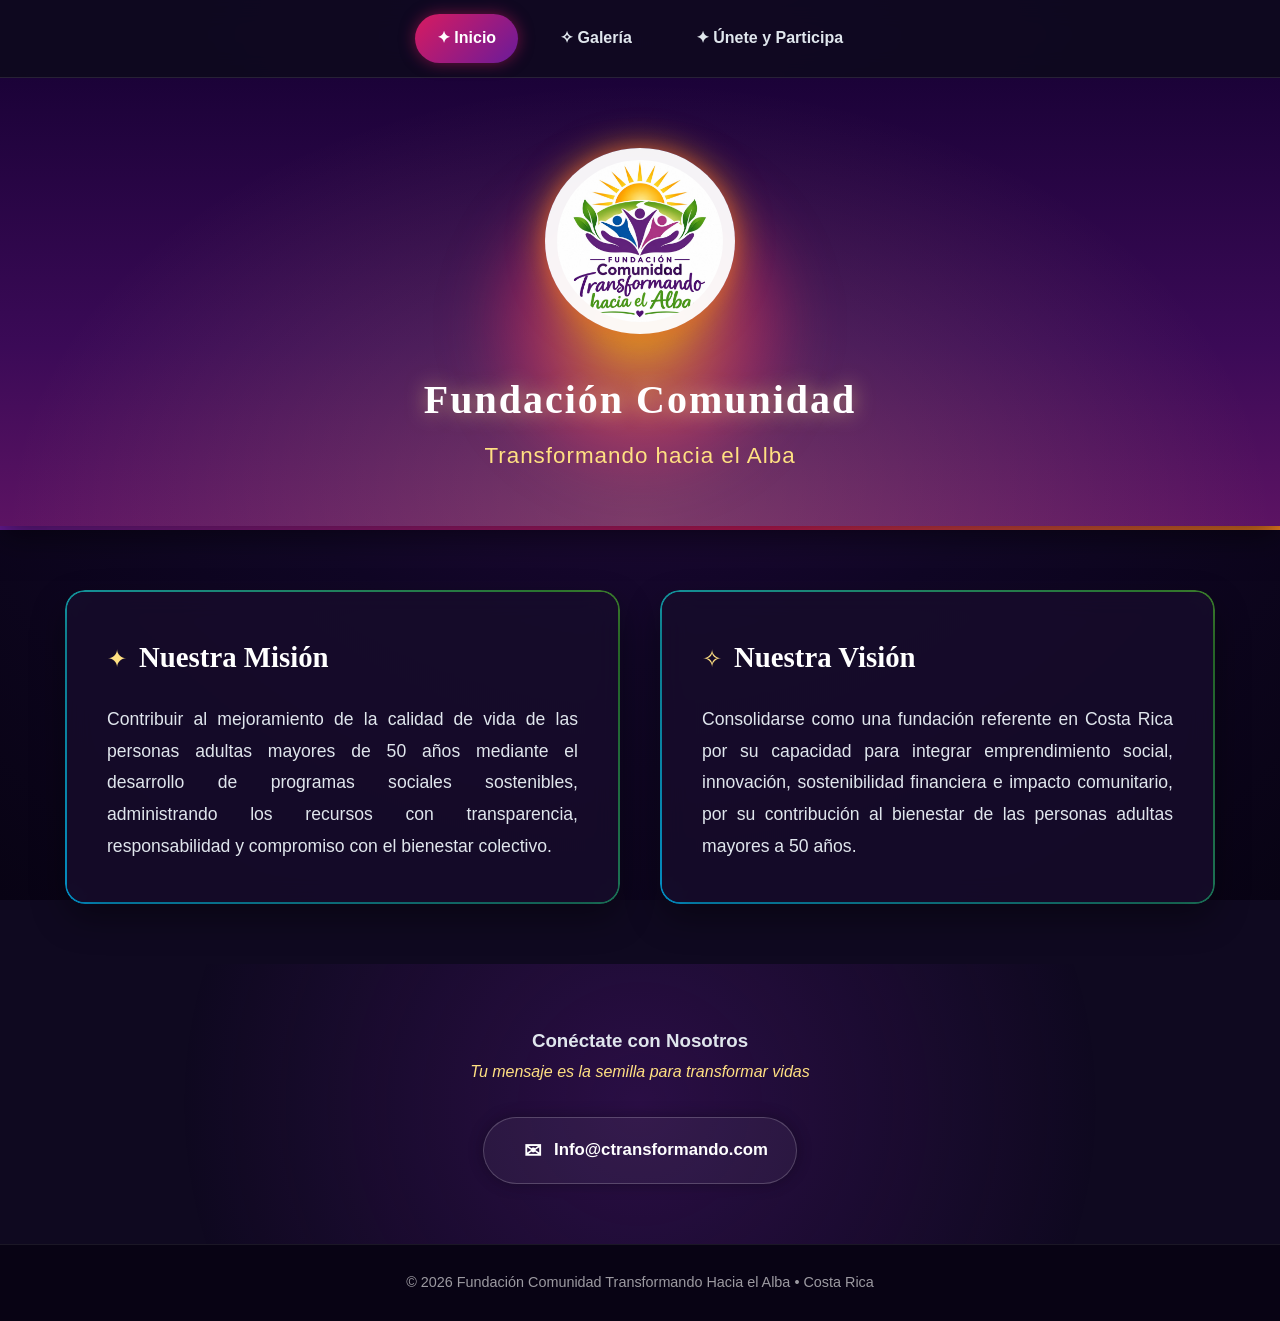
<file: fundacion/index.html>
<!DOCTYPE html>
<html lang="es">
<head>
    <meta charset="UTF-8">
    <meta name="viewport" content="width=device-width, initial-scale=1.0">

    <meta http-equiv="Content-Security-Policy" content="default-src 'self'; img-src 'self' data:; style-src 'self' 'unsafe-inline' https://fonts.googleapis.com; font-src 'self' https://fonts.gstatic.com;">
    <meta http-equiv="X-Content-Type-Options" content="nosniff">
    <meta name="referrer" content="strict-origin-when-cross-origin">

    <title>Fundación Comunidad Transformando Hacia el Alba</title>


    <link rel="preconnect" href="https://fonts.googleapis.com">
    <link rel="preconnect" href="https://fonts.gstatic.com" crossorigin>
    <link href="https://fonts.googleapis.com/css2?family=Cinzel:wght@600&family=Plus+Jakarta+Sans:wght@300;400;600;700&display=swap" rel="stylesheet">

    <link rel="stylesheet" href="style.css">
</head>
<body>

   <nav class="nav-bar">
        <div class="container nav-container">
            <a href="index.html" class="nav-link active">✦ Inicio</a>
            <a href="galeria.html" class="nav-link">✧ Galería</a>
            <a href="participa.html" class="nav-link">✦ Únete y Participa</a>
        </div>
    </nav>
    
    <div class="ambient-bg"></div>


    <header class="header-alba">

        <div class="alba-sun-glow"></div>
        <div class="alba-light-rays"></div>

        <div class="container header-content">
            <div class="logo-wrapper">
                <div class="logo-aura"></div>
                <img src="alba.png.jpeg" alt="Logo Fundación Comunidad Transformando Hacia el Alba" class="logo">
            </div>
            
            <div class="header-text">
                <h1 class="glow-text">Fundación Comunidad</h1>
                <h2 class="sub-title">Transformando hacia el Alba</h2>
            </div>
        </div>
    </header>


    <div class="gold-energy-bar"></div>

    <main class="container main-content">
        <div class="grid-nosotros">
            
            <!-- TARJETA MISIÓN -->
            <article class="card card-mision rgb-card">
                <div class="card-inner">
                    <div class="card-header">
                        <span class="spiritual-symbol">✦</span>
                        <h3>Nuestra Misión</h3>
                    </div>
                    <p>
                        Contribuir al mejoramiento de la calidad de vida de las personas adultas mayores de 50 años mediante el desarrollo de programas sociales sostenibles, administrando los recursos con transparencia, responsabilidad y compromiso con el bienestar colectivo.
                    </p>
                </div>
            </article>

            <article class="card card-vision rgb-card">
                <div class="card-inner">
                    <div class="card-header">
                        <span class="spiritual-symbol">✧</span>
                        <h3>Nuestra Visión</h3>
                    </div>
                    <p>
                        Consolidarse como una fundación referente en Costa Rica por su capacidad para integrar emprendimiento social, innovación, sostenibilidad financiera e impacto comunitario, por su contribución al bienestar de las personas adultas mayores a 50 años.
                    </p>
                </div>
            </article>

        </div>
    </main>

    <section class="contacto-section">
        <div class="container text-center">
            <h3 class="rgb-text-glow">Conéctate con Nosotros</h3>
            <p class="spiritual-subtext">Tu mensaje es la semilla para transformar vidas</p>
            
            <a href="mailto:Info@ctransformando.com?subject=Consulta%20Fundaci%C3%B3n%20Comunidad%20Transformando%20Hacia%20el%20Alba" 
               class="btn-contacto-interactive" 
               title="Enviar un correo directamente">
                <span class="btn-glow"></span>
                <span class="btn-icon">✉</span>
                <span class="btn-text">Info@ctransformando.com</span>
            </a>
        </div>
    </section>

    <footer>
        <div class="container text-center">
            <p>&copy; 2026 Fundación Comunidad Transformando Hacia el Alba • Costa Rica</p>
        </div>
    </footer>

</body>
</html>
</file>
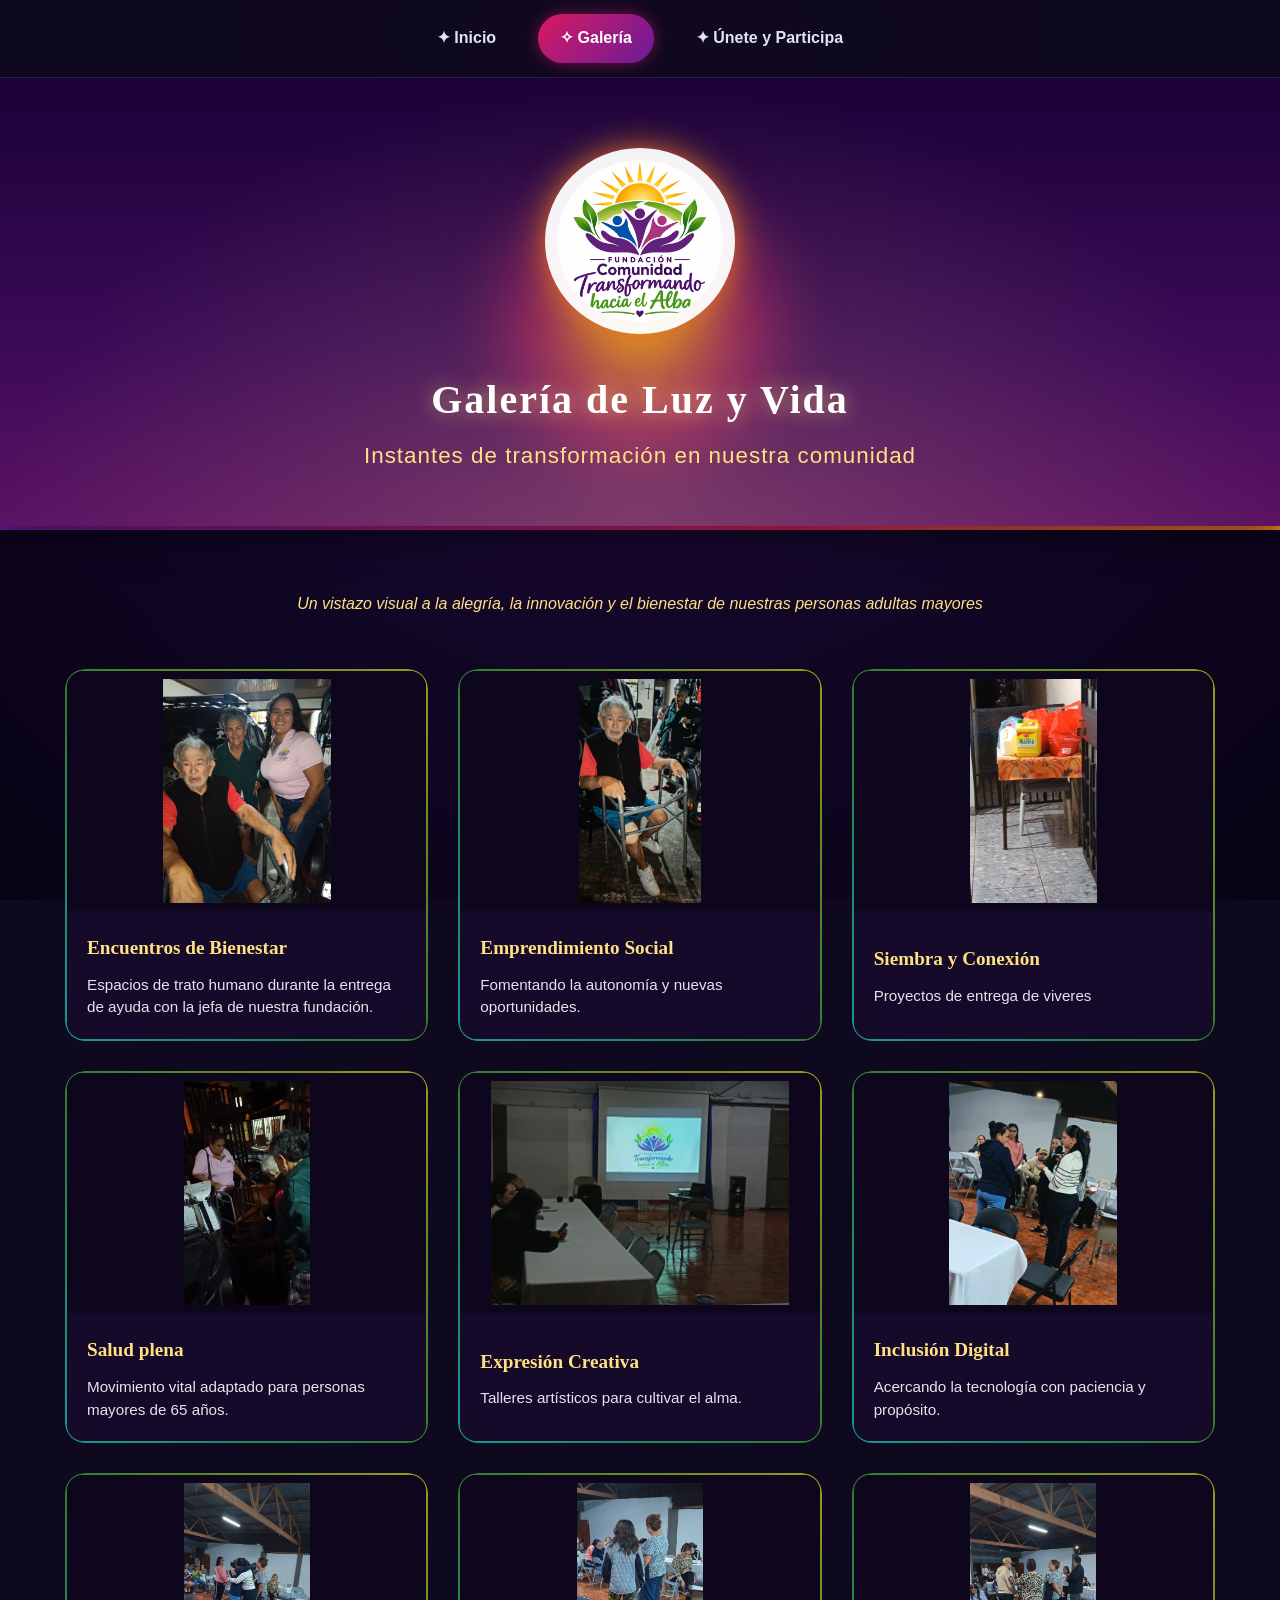
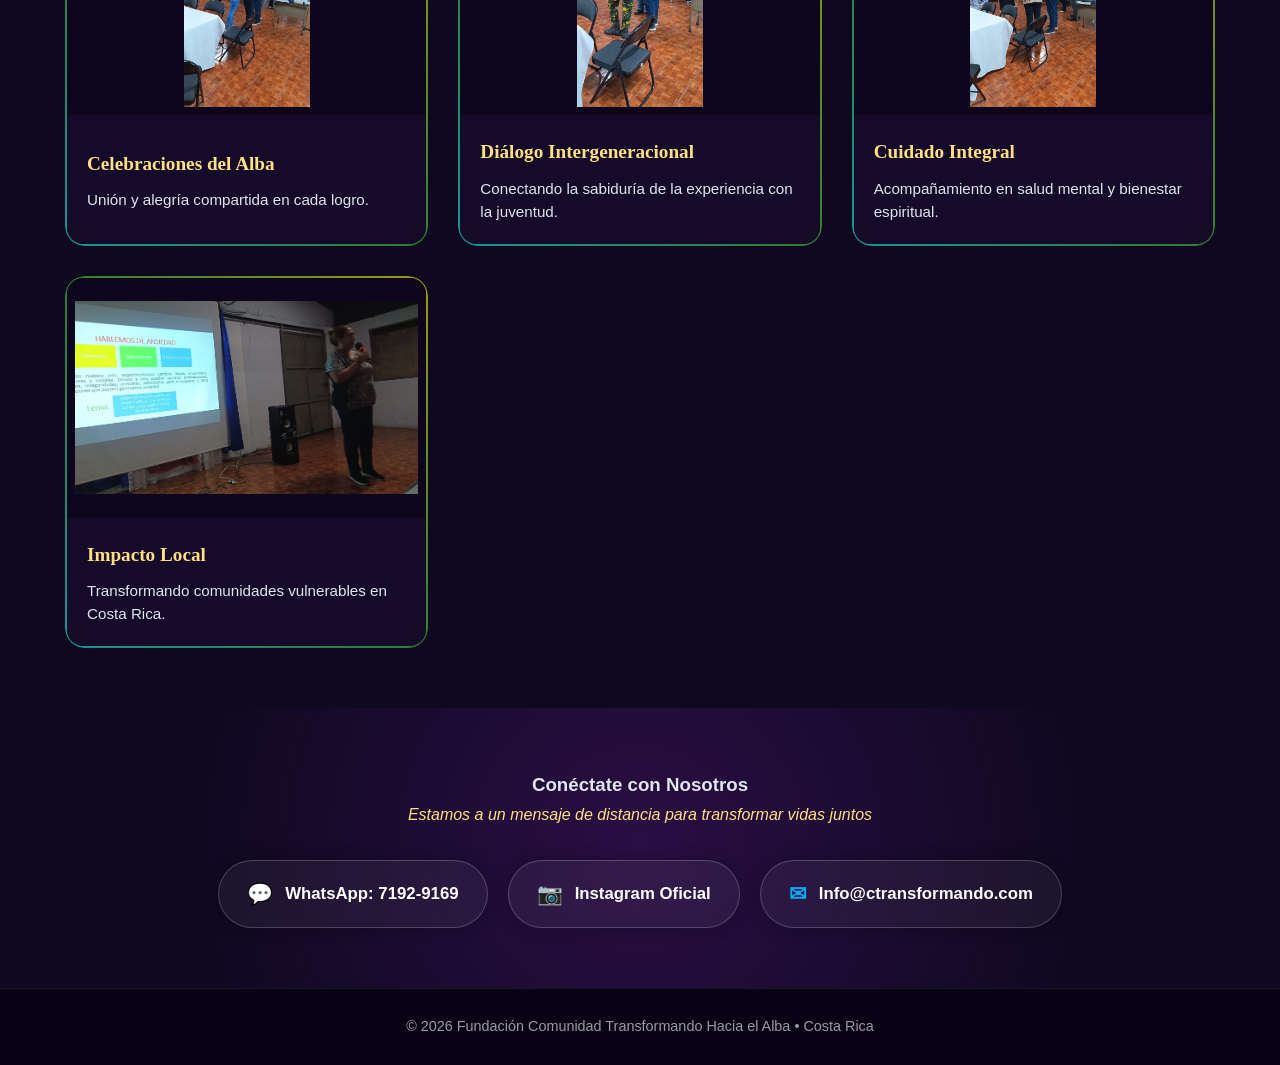
<file: fundacion/galeria.html>
<!DOCTYPE html>
<html lang="es">
<head>
    <meta charset="UTF-8">
    <meta name="viewport" content="width=device-width, initial-scale=1.0">

    <meta http-equiv="Content-Security-Policy" content="default-src 'self'; img-src 'self' data:; style-src 'self' 'unsafe-inline' https://fonts.googleapis.com; font-src 'self' https://fonts.gstatic.com;">
    <meta http-equiv="X-Content-Type-Options" content="nosniff">
    <meta name="referrer" content="strict-origin-when-cross-origin">

    <title>Galería de Momentos - Fundación Comunidad Transformando Hacia el Alba</title>

    <link rel="preconnect" href="https://fonts.googleapis.com">
    <link rel="preconnect" href="https://fonts.gstatic.com" crossorigin>
    <link href="https://fonts.googleapis.com/css2?family=Cinzel:wght@600&family=Plus+Jakarta+Sans:wght@300;400;600;700&display=swap" rel="stylesheet">

    <link rel="stylesheet" href="style.css">
</head>
<body>

    <div class="ambient-bg"></div>

   <nav class="nav-bar">
        <div class="container nav-container">
            <a href="index.html" class="nav-link">✦ Inicio</a>
            <a href="galeria.html" class="nav-link active">✧ Galería</a>
            <a href="participa.html" class="nav-link">✦ Únete y Participa</a>
        </div>
    </nav>

    <header class="header-alba">
        <div class="alba-sun-glow"></div>
        <div class="alba-light-rays"></div>

        <div class="container header-content">
            <div class="logo-wrapper">
                <img src="alba.png.jpeg" alt="Logo Fundación Comunidad Transformando Hacia el Alba" class="logo">
            </div>
            
            <div class="header-text">
                <h1 class="glow-text">Galería de Luz y Vida</h1>
                <h2 class="sub-title">Instantes de transformación en nuestra comunidad</h2>
            </div>
        </div>
    </header>

    <div class="gold-energy-bar"></div>

    <main class="container main-content">
        <div class="section-title text-center">
            <p class="spiritual-subtext">Un vistazo visual a la alegría, la innovación y el bienestar de nuestras personas adultas mayores</p>
        </div>

        <div class="gallery-grid">
            
            <article class="gallery-card rgb-card">
                <div class="gallery-card-inner">
                    <div class="img-container">
                        <img src="foto1.jpeg" alt="Encuentro comunitario" class="gallery-img" onerror="this.src='alba.png';">
                    </div>
                    <div class="gallery-info">
                        <h4>Encuentros de Bienestar</h4>
                        <p>Espacios de trato humano durante la entrega de ayuda con la jefa de nuestra fundación.</p>
                    </div>
                </div>
            </article>

            <article class="gallery-card rgb-card">
                <div class="gallery-card-inner">
                    <div class="img-container">
                        <img src="foto2.jpeg" alt="Talleres de emprendimiento" class="gallery-img" onerror="this.src='alba.png';">
                    </div>
                    <div class="gallery-info">
                        <h4>Emprendimiento Social</h4>
                        <p>Fomentando la autonomía y nuevas oportunidades.</p>
                    </div>
                </div>
            </article>

            <article class="gallery-card rgb-card">
                <div class="gallery-card-inner">
                    <div class="img-container">
                        <img src="foto3.jpeg" alt="Huertas comunitarias" class="gallery-img" onerror="this.src='alba.png';">
                    </div>
                    <div class="gallery-info">
                        <h4>Siembra y Conexión</h4>
                        <p>Proyectos de entrega de viveres</p>
                    </div>
                </div>
            </article>

            <article class="gallery-card rgb-card">
                <div class="gallery-card-inner">
                    <div class="img-container">
                        <img src="foto4.jpeg" alt="Actividad física y salud" class="gallery-img" onerror="this.src='alba.png';">
                    </div>
                    <div class="gallery-info">
                        <h4>Salud plena</h4>
                        <p>Movimiento vital adaptado para personas mayores de 65 años.</p>
                    </div>
                </div>
            </article>

            <article class="gallery-card rgb-card">
                <div class="gallery-card-inner">
                    <div class="img-container">
                        <img src="foto5.jpeg" alt="Arte y creatividad" class="gallery-img" onerror="this.src='alba.png';">
                    </div>
                    <div class="gallery-info">
                        <h4>Expresión Creativa</h4>
                        <p>Talleres artísticos para cultivar el alma.</p>
                    </div>
                </div>
            </article>

            <article class="gallery-card rgb-card">
                <div class="gallery-card-inner">
                    <div class="img-container">
                        <img src="foto6.jpeg" alt="Innovación digital" class="gallery-img" onerror="this.src='alba.png';">
                    </div>
                    <div class="gallery-info">
                        <h4>Inclusión Digital</h4>
                        <p>Acercando la tecnología con paciencia y propósito.</p>
                    </div>
                </div>
            </article>

            <article class="gallery-card rgb-card">
                <div class="gallery-card-inner">
                    <div class="img-container">
                        <img src="foto7.jpeg" alt="Celebración comunitaria" class="gallery-img" onerror="this.src='alba.png';">
                    </div>
                    <div class="gallery-info">
                        <h4>Celebraciones del Alba</h4>
                        <p>Unión y alegría compartida en cada logro.</p>
                    </div>
                </div>
            </article>

            <article class="gallery-card rgb-card">
                <div class="gallery-card-inner">
                    <div class="img-container">
                        <img src="foto8.jpeg" alt="Diálogos intergeneracionales" class="gallery-img" onerror="this.src='alba.png';">
                    </div>
                    <div class="gallery-info">
                        <h4>Diálogo Intergeneracional</h4>
                        <p>Conectando la sabiduría de la experiencia con la juventud.</p>
                    </div>
                </div>
            </article>

            <article class="gallery-card rgb-card">
                <div class="gallery-card-inner">
                    <div class="img-container">
                        <img src="foto9.jpeg" alt="Cuidado emocional" class="gallery-img" onerror="this.src='alba.png';">
                    </div>
                    <div class="gallery-info">
                        <h4>Cuidado Integral</h4>
                        <p>Acompañamiento en salud mental y bienestar espiritual.</p>
                    </div>
                </div>
            </article>

            <article class="gallery-card rgb-card">
                <div class="gallery-card-inner">
                    <div class="img-container">
                        <img src="foto10.jpeg" alt="Liderazgo comunitario" class="gallery-img" onerror="this.src='alba.png';">
                    </div>
                    <div class="gallery-info">
                        <h4>Impacto Local</h4>
                        <p>Transformando comunidades vulnerables en Costa Rica.</p>
                    </div>
                </div>
            </article>

        </div>
    </main>

    <section class="contacto-section">
        <div class="container text-center">
            <h3 class="rgb-text-glow">Conéctate con Nosotros</h3>
            <p class="spiritual-subtext">Estamos a un mensaje de distancia para transformar vidas juntos</p>
            
            <div class="contacto-grid">
                
                <a href="https://wa.me/50671929169?text=Hola%2C%20quisiera%20m%C3%A1s%20informaci%C3%B3n%20sobre%20la%20Fundaci%C3%B3n%20Comunidad%20Transformando%20Hacia%20el%20Alba" 
                   target="_blank" 
                   rel="noopener noreferrer" 
                   class="btn-contacto-interactive btn-whatsapp" 
                   title="Escribir por WhatsApp">
                    <span class="btn-icon">💬</span>
                    <span class="btn-text">WhatsApp: 7192-9169</span>
                </a>

                <a href="https://www.instagram.com/fundacion.ctransf.hacia.elalba?stkn=MXNnbjR3ZDI0MGI3Yg==" 
                   target="_blank" 
                   rel="noopener noreferrer" 
                   class="btn-contacto-interactive btn-instagram" 
                   title="Visitar nuestro Instagram">
                    <span class="btn-icon">📷</span>
                    <span class="btn-text">Instagram Oficial</span>
                </a>

                <a href="mailto:Info@ctransformando.com?subject=Consulta%20Fundaci%C3%B3n%20Comunidad%20Transformando%20Hacia%20el%20Alba" 
                   class="btn-contacto-interactive btn-email" 
                   title="Enviar un correo electrónico">
                    <span class="btn-icon">✉</span>
                    <span class="btn-text">Info@ctransformando.com</span>
                </a>
            </div>
        </div>
    </section>

    <footer>
        <div class="container text-center">
            <p>&copy; 2026 Fundación Comunidad Transformando Hacia el Alba • Costa Rica</p>
        </div>
    </footer>

</body>
</html>
</file>
<file: fundacion/style.css>
:root {
    --fucsia: #D81B60;
    --celeste: #00B0FF;
    --morado: #6A1B9A;
    --verde: #2E7D32;
    --dorado: #FFB300;
    --dorado-alba: #FFE082;
    --fondo-espiritual: #0F0920;
    --blanco: #FFFFFF;
    --texto-suave: #E0E6ED;
    --whatsapp: #25D366;
    --instagram: #E1306C;
}

* {
    margin: 0;
    padding: 0;
    box-sizing: border-box;
}

html {
    scroll-behavior: smooth;
}

body {
    font-family: 'Plus Jakarta Sans', sans-serif;
    background-color: var(--fondo-espiritual);
    color: var(--texto-suave);
    line-height: 1.8;
    overflow-x: hidden;
    min-height: 100vh;
    display: flex;
    flex-direction: column;
}

.container {
    width: 90%;
    max-width: 1150px;
    margin: 0 auto;
}

/* FONDO MÍSTICO ATMOSFÉRICO */
.ambient-bg {
    position: fixed;
    top: 0;
    left: 0;
    width: 100vw;
    height: 100vh;
    background: radial-gradient(circle at 50% 20%, #2a0845 0%, #110726 50%, #080314 100%);
    z-index: -2;
    pointer-events: none;
}


.nav-bar {
    background: rgba(15, 9, 32, 0.9);
    backdrop-filter: blur(12px);
    -webkit-backdrop-filter: blur(12px);
    border-bottom: 1px solid rgba(255, 255, 255, 0.1);
    position: sticky;
    top: 0;
    z-index: 100;
    padding: 14px 0;
}

.nav-container {
    display: flex;
    justify-content: center;
    gap: 20px;
}

.nav-link {
    color: var(--texto-suave);
    text-decoration: none;
    font-weight: 600;
    font-size: 1rem;
    padding: 10px 22px;
    border-radius: 25px;
    transition: all 0.3s ease;
}

.nav-link:hover {
    color: var(--dorado-alba);
    background: rgba(255, 255, 255, 0.08);
}

.nav-link.active {
    color: var(--blanco);
    background: linear-gradient(135deg, var(--fucsia), var(--morado));
    box-shadow: 0 0 15px rgba(216, 27, 96, 0.5);
}


.header-alba {
    position: relative;
    padding: 70px 0 50px 0;
    text-align: center;
    background: linear-gradient(180deg, #1b0238 0%, #3b0a57 60%, #5c1363 100%);
    overflow: hidden;
    box-shadow: 0 10px 30px rgba(0, 0, 0, 0.5);
}

.alba-sun-glow {
    position: absolute;
    top: 55%;
    left: 50%;
    transform: translate(-50%, -50%);
    width: 320px;
    height: 320px;
    background: radial-gradient(circle, rgba(255, 179, 0, 0.85) 0%, rgba(216, 27, 96, 0.5) 45%, rgba(0,0,0,0) 75%);
    border-radius: 50%;
    filter: blur(25px);
    animation: albaSunrise 7s infinite alternate ease-in-out;
    z-index: 1;
}

.alba-light-rays {
    position: absolute;
    top: 0;
    left: 50%;
    transform: translateX(-50%);
    width: 100%;
    height: 100%;
    background: radial-gradient(ellipse at bottom, rgba(255, 224, 130, 0.2) 0%, transparent 70%);
    animation: rayPulse 5s ease-in-out infinite alternate;
    z-index: 1;
}

.header-content {
    position: relative;
    z-index: 2;
    display: flex;
    flex-direction: column;
    align-items: center;
    gap: 20px;
}

.logo-wrapper {
    position: relative;
    animation: floatSlow 6s ease-in-out infinite;
}

.logo {
    max-width: 190px;
    height: auto;
    background: rgba(255, 255, 255, 0.95);
    padding: 12px;
    border-radius: 50%;
    box-shadow: 0 0 35px rgba(255, 179, 0, 0.6), 0 0 15px rgba(216, 27, 96, 0.4);
    transition: transform 0.4s ease;
}

.logo:hover {
    transform: scale(1.08) rotate(2deg);
}

.header-text h1 {
    font-family: 'Cinzel', serif;
    font-size: 2.5rem;
    color: var(--blanco);
    letter-spacing: 2px;
    text-shadow: 0 0 20px rgba(255, 224, 130, 0.6);
}

.sub-title {
    font-size: 1.4rem;
    color: var(--dorado-alba);
    font-weight: 300;
    letter-spacing: 1px;
}

.gold-energy-bar {
    height: 4px;
    background: linear-gradient(90deg, var(--morado), var(--fucsia), var(--dorado), var(--celeste), var(--verde), var(--morado));
    background-size: 300% 300%;
    animation: rgbShift 8s ease infinite;
}


.main-content {
    padding: 60px 0;
    flex: 1;
}

.grid-nosotros {
    display: grid;
    grid-template-columns: repeat(auto-fit, minmax(320px, 1fr));
    gap: 40px;
}

.card {
    position: relative;
    border-radius: 20px;
    padding: 2px;
    background: transparent;
    animation: floatSlow 7s ease-in-out infinite;
    transition: transform 0.4s cubic-bezier(0.175, 0.885, 0.32, 1.275);
    z-index: 1;
}

.card:nth-child(2) {
    animation-delay: 3.5s;
}

.card:hover {
    transform: translateY(-10px) scale(1.02);
}

.rgb-card::before {
    content: '';
    position: absolute;
    top: 0; left: 0; right: 0; bottom: 0;
    border-radius: 20px;
    padding: 2px;
    background: linear-gradient(45deg, var(--fucsia), var(--celeste), var(--verde), var(--dorado), var(--morado));
    background-size: 400% 400%;
    animation: rgbShift 6s linear infinite;
    -webkit-mask: linear-gradient(#fff 0 0) content-box, linear-gradient(#fff 0 0);
    -webkit-mask-composite: xor;
    mask-composite: exclude;
    z-index: 0;
    pointer-events: none;
}

.card-inner {
    position: relative;
    z-index: 1;
    background: rgba(23, 12, 43, 0.85);
    backdrop-filter: blur(12px);
    -webkit-backdrop-filter: blur(12px);
    padding: 40px;
    border-radius: 18px;
    height: 100%;
    box-shadow: 0 15px 35px rgba(0, 0, 0, 0.4);
}

.card-header {
    display: flex;
    align-items: center;
    gap: 12px;
    margin-bottom: 20px;
}

.spiritual-symbol {
    font-size: 1.5rem;
    color: var(--dorado-alba);
    animation: pulseGlow 3s infinite alternate;
}

.card-header h3 {
    font-family: 'Cinzel', serif;
    font-size: 1.8rem;
    color: var(--blanco);
}

.card p {
    color: var(--texto-suave);
    font-size: 1.1rem;
    line-height: 1.8;
    text-align: justify;
}


.gallery-grid {
    display: grid;
    grid-template-columns: repeat(auto-fill, minmax(280px, 1fr));
    gap: 30px;
    padding-top: 20px;
}

.gallery-card {
    position: relative;
    border-radius: 18px;
    padding: 2px;
    z-index: 1;
}

.gallery-card-inner {
    position: relative;
    z-index: 1;
    background: rgba(23, 12, 43, 0.9);
    backdrop-filter: blur(10px);
    -webkit-backdrop-filter: blur(10px);
    border-radius: 16px;
    overflow: hidden;
    height: 100%;
    display: flex;
    flex-direction: column;
}

.img-container {
    width: 100%;
    height: 240px;
    overflow: hidden;
    position: relative;
    background: rgba(10, 4, 22, 0.6);
    display: flex;
    align-items: center;
    justify-content: center;
    cursor: pointer;
}

.gallery-img {
    width: 100%;
    height: 100%;
    object-fit: contain;
    padding: 8px;
    transition: transform 0.4s ease, filter 0.4s ease;
}

.img-container:hover .gallery-img {
    transform: scale(1.05);
    filter: brightness(1.15);
}

.gallery-info {
    padding: 20px;
    flex-grow: 1;
    display: flex;
    flex-direction: column;
    justify-content: center;
}

.gallery-info h4 {
    font-family: 'Cinzel', serif;
    color: var(--dorado-alba);
    font-size: 1.2rem;
    margin-bottom: 8px;
}

.gallery-info p {
    font-size: 0.95rem;
    color: var(--texto-suave);
    line-height: 1.5;
}


.lightbox-modal {
    display: none;
    position: fixed;
    top: 0;
    left: 0;
    width: 100vw;
    height: 100vh;
    background: rgba(8, 3, 20, 0.95);
    backdrop-filter: blur(15px);
    -webkit-backdrop-filter: blur(15px);
    z-index: 9999;
    align-items: center;
    justify-content: center;
    padding: 20px;
    animation: fadeInModal 0.3s ease-in-out;
}


.lightbox-modal:target {
    display: flex;
}

.lightbox-content {
    position: relative;
    max-width: 90vw;
    max-height: 85vh;
    display: flex;
    flex-direction: column;
    align-items: center;
}

.lightbox-full-img {
    max-width: 100%;
    max-height: 80vh;
    object-fit: contain;
    border-radius: 12px;
    border: 2px solid rgba(255, 224, 130, 0.4);
    box-shadow: 0 0 30px rgba(216, 27, 96, 0.5), 0 0 60px rgba(0, 0, 0, 0.8);
}

.lightbox-caption {
    margin-top: 15px;
    color: var(--dorado-alba);
    font-family: 'Cinzel', serif;
    font-size: 1.2rem;
    text-align: center;
}

.lightbox-close {
    position: absolute;
    top: -45px;
    right: 0;
    color: var(--blanco);
    font-size: 2.2rem;
    text-decoration: none;
    font-weight: bold;
    transition: color 0.3s ease, transform 0.3s ease;
}

.lightbox-close:hover {
    color: var(--fucsia);
    transform: scale(1.2);
}


.full-images-grid {
    display: grid;
    grid-template-columns: repeat(auto-fit, minmax(320px, 1fr));
    gap: 40px;
    margin-bottom: 50px;
}

.full-img-card {
    border-radius: 20px;
    position: relative;
    z-index: 1;
    transition: transform 0.4s ease;
}

.full-img-card:hover {
    transform: translateY(-8px);
}

.full-img-inner {
    position: relative;
    z-index: 1;
    background: rgba(23, 12, 43, 0.9);
    backdrop-filter: blur(10px);
    -webkit-backdrop-filter: blur(10px);
    border-radius: 18px;
    overflow: hidden;
    height: 100%;
    display: flex;
    flex-direction: column;
}

.full-img-wrapper {
    position: relative;
    width: 100%;
    height: 320px;
    overflow: hidden;
    background: rgba(10, 4, 22, 0.8);
    cursor: pointer;
}

.full-interactive-img {
    width: 100%;
    height: 100%;
    object-fit: cover;
    transition: transform 0.6s cubic-bezier(0.165, 0.84, 0.44, 1), filter 0.4s ease;
}

.full-img-wrapper:hover .full-interactive-img {
    transform: scale(1.08);
    filter: brightness(1.15);
}

.full-img-overlay {
    position: absolute;
    top: 15px;
    left: 15px;
    z-index: 2;
}

.overlay-badge {
    background: linear-gradient(135deg, var(--fucsia), var(--morado));
    color: var(--blanco);
    padding: 6px 16px;
    border-radius: 20px;
    font-size: 0.85rem;
    font-weight: 700;
    box-shadow: 0 4px 12px rgba(0,0,0,0.4);
    letter-spacing: 0.5px;
}

.full-img-info {
    padding: 30px;
    text-align: left;
}

.full-img-info h3 {
    font-family: 'Cinzel', serif;
    color: var(--dorado-alba);
    font-size: 1.4rem;
    margin-bottom: 12px;
}

.full-img-info p {
    color: var(--texto-suave);
    font-size: 1.05rem;
    line-height: 1.7;
}


.form-cta-container {
    margin-top: 30px;
}

.cta-card {
    border-radius: 20px;
    position: relative;
    z-index: 1;
    max-width: 850px;
    margin: 0 auto;
}

.form-title {
    font-family: 'Cinzel', serif;
    color: var(--blanco);
    font-size: 2rem;
    margin: 15px 0 10px 0;
}

.form-description {
    color: var(--texto-suave);
    font-size: 1.1rem;
    max-width: 680px;
    margin: 0 auto 30px auto;
    line-height: 1.7;
}

.btn-forms-interactive {
    display: inline-flex;
    align-items: center;
    justify-content: center;
    gap: 15px;
    padding: 18px 42px;
    background: linear-gradient(135deg, var(--dorado) 0%, var(--fucsia) 100%);
    color: var(--blanco);
    text-decoration: none;
    font-size: 1.2rem;
    font-weight: 700;
    border-radius: 50px;
    box-shadow: 0 0 25px rgba(255, 179, 0, 0.5), 0 0 10px rgba(216, 27, 96, 0.4);
    transition: all 0.4s cubic-bezier(0.175, 0.885, 0.32, 1.275);
    border: 2px solid rgba(255, 255, 255, 0.3);
}

.btn-forms-interactive:hover {
    transform: translateY(-5px) scale(1.05);
    box-shadow: 0 0 35px rgba(255, 179, 0, 0.8), 0 0 20px rgba(216, 27, 96, 0.7);
    background: linear-gradient(135deg, var(--fucsia) 0%, var(--dorado) 100%);
}

.btn-forms-interactive .btn-arrow {
    transition: transform 0.3s ease;
}

.btn-forms-interactive:hover .btn-arrow {
    transform: translateX(6px);
}


.contacto-section {
    padding: 60px 0;
    background: radial-gradient(circle at center, rgba(106, 27, 154, 0.3) 0%, transparent 70%);
}

.spiritual-subtext {
    color: var(--dorado-alba);
    font-style: italic;
    margin-bottom: 30px;
}

.contacto-grid {
    display: flex;
    flex-wrap: wrap;
    justify-content: center;
    gap: 20px;
    margin-top: 20px;
}

.btn-contacto-interactive {
    position: relative;
    display: inline-flex;
    align-items: center;
    gap: 12px;
    padding: 14px 28px;
    background: rgba(255, 255, 255, 0.05);
    color: var(--blanco);
    text-decoration: none;
    font-size: 1.05rem;
    font-weight: 600;
    border-radius: 50px;
    border: 1px solid rgba(255, 255, 255, 0.2);
    box-shadow: 0 0 15px rgba(0, 0, 0, 0.3);
    transition: all 0.4s cubic-bezier(0.175, 0.885, 0.32, 1.275);
    cursor: pointer;
}

.btn-contacto-interactive:hover {
    transform: translateY(-5px) scale(1.05);
    background: rgba(255, 255, 255, 0.15);
}

.btn-contacto-interactive:active {
    transform: scale(0.98);
}

.btn-whatsapp:hover {
    border-color: var(--whatsapp);
    box-shadow: 0 0 25px rgba(37, 211, 102, 0.6);
}

.btn-whatsapp .btn-icon {
    color: var(--whatsapp);
}

.btn-instagram:hover {
    border-color: var(--fucsia);
    box-shadow: 0 0 25px rgba(216, 27, 96, 0.6);
}

.btn-instagram .btn-icon {
    color: var(--instagram);
}

.btn-email:hover {
    border-color: var(--celeste);
    box-shadow: 0 0 25px rgba(0, 176, 255, 0.6);
}

.btn-email .btn-icon {
    color: var(--celeste);
}

.btn-icon {
    font-size: 1.3rem;
}


footer {
    background-color: #080314;
    padding: 25px 0;
    font-size: 0.9rem;
    color: rgba(255, 255, 255, 0.6);
    border-top: 1px solid rgba(255, 255, 255, 0.08);
}

.text-center {
    text-align: center;
}


@keyframes floatSlow {
    0%, 100% { transform: translateY(0px); }
    50% { transform: translateY(-12px); }
}

@keyframes rgbShift {
    0% { background-position: 0% 50%; }
    50% { background-position: 100% 50%; }
    100% { background-position: 0% 50%; }
}

@keyframes albaSunrise {
    0% {
        transform: translate(-50%, -35%) scale(0.85);
        opacity: 0.6;
        filter: blur(30px);
    }
    100% {
        transform: translate(-50%, -50%) scale(1.25);
        opacity: 1;
        filter: blur(20px);
    }
}

@keyframes rayPulse {
    0% { opacity: 0.3; }
    100% { opacity: 0.8; }
}

@keyframes pulseGlow {
    0% { opacity: 0.5; transform: scale(0.9); }
    100% { opacity: 1; transform: scale(1.2); }
}

@keyframes fadeInModal {
    from { opacity: 0; transform: scale(0.95); }
    to { opacity: 1; transform: scale(1); }
}


@media (max-width: 768px) {
    .header-text h1 { font-size: 1.8rem; }
    .sub-title { font-size: 1.1rem; }
    .card-inner { padding: 25px; }
    .nav-container { flex-direction: row; gap: 10px; }
    .nav-link { padding: 8px 14px; font-size: 0.9rem; }
    .contacto-grid { flex-direction: column; align-items: center; }
    .btn-contacto-interactive { width: 100%; max-width: 320px; justify-content: center; }
    .btn-forms-interactive { width: 100%; padding: 16px 20px; font-size: 1rem; }
    .lightbox-close { top: -40px; right: 10px; }
}
</file>
